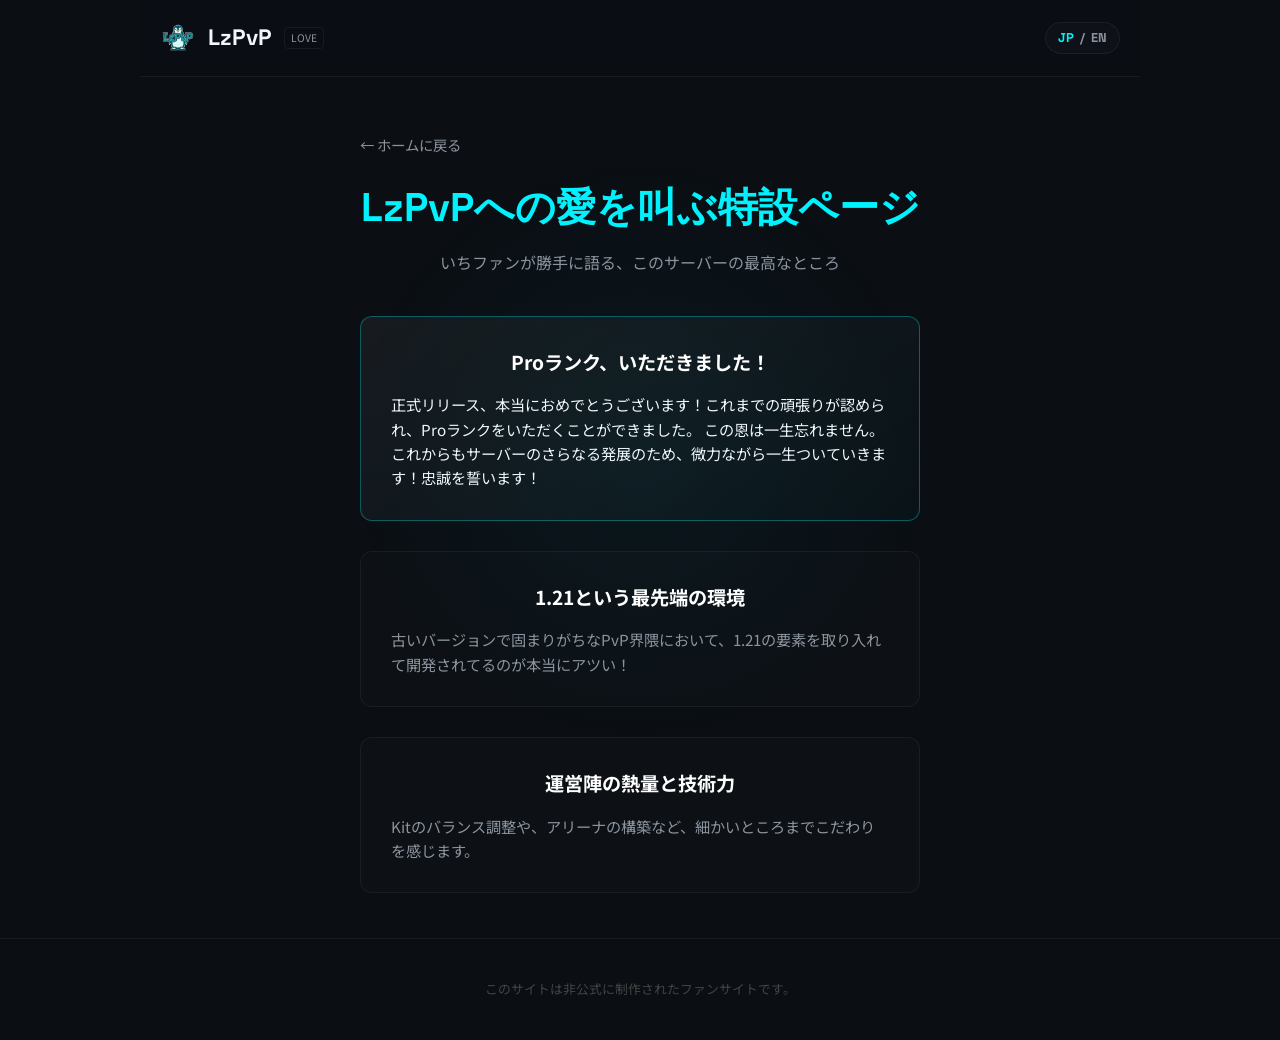
<file: love/index.html>
<!DOCTYPE html>
<html lang="ja">
<head>
    <meta charset="UTF-8">
    <meta name="viewport" content="width=device-width, initial-scale=1.0">
    <title>Special Fan Page | LzPvP</title>
    <link rel="icon" href="../LzPvP.png" type="image/png">
    <link rel="stylesheet" href="../style.css">
    <link href="https://fonts.googleapis.com/css2?family=Space+Grotesk:wght@500;700&family=Noto+Sans+JP:wght@400;700&display=swap" rel="stylesheet">
    <style>
        .back-link { display: inline-block; margin-bottom: 20px; color: var(--text-muted); text-decoration: none; font-size: 0.9rem; transition: 0.2s; }
        .back-link:hover { color: var(--primary); }
        .love-header { text-align: center; margin-bottom: 40px; }
        .love-header h1 { font-family: 'Space Grotesk', sans-serif; font-size: 2.5rem; margin-bottom: 10px; color: var(--primary); }
        
        .pro-card {
            border: 1px solid rgba(0, 255, 255, 0.3);
            background: linear-gradient(145deg, rgba(255,255,255,0.05), rgba(0,255,255,0.02));
        }
    </style>
</head>
<body>
    <div class="bg-glow"></div>

    <header>
        <div class="logo">
            <img src="../LzPvP.png" alt="" class="logo-img">
            <span>LzPvP</span>
            <small>LOVE</small>
        </div>
        <div class="header-right">
            <div class="lang-switcher">
                <span id="lang-jp" class="lang-btn active" onclick="switchLang('ja')">JP</span>
                <span class="lang-divider">/</span>
                <span id="lang-en" class="lang-btn" onclick="switchLang('en')">EN</span>
            </div>
        </div>
    </header>

    <main class="content-section" style="margin-top: 40px;">
        <a href="../" class="back-link">← ホームに戻る</a>
        
        <div class="love-header">
            <h1 data-i18n="head_t">LzPvPへの愛を叫ぶ特設ページ</h1>
            <p style="color: var(--text-muted);" data-i18n="head_d">いちファンが勝手に語る、このサーバーの最高なところ</p>
        </div>

        <div class="glass-card pro-card">
            <h2 data-i18n="pro_t">Proランク、いただきました！</h2>
            <p style="color: var(--text-main); font-size: 0.95rem; line-height: 1.6;" data-i18n="pro_d">
                正式リリース、本当におめでとうございます！これまでの頑張りが認められ、Proランクをいただくことができました。
                この恩は一生忘れません。これからもサーバーのさらなる発展のため、微力ながら一生ついていきます！忠誠を誓います！
            </p>
        </div>

        <div style="margin-top: 30px;">
            <div class="glass-card" style="margin-bottom: 30px;">
                <h2 data-i18n="sec1_t">1.21という最先端の環境</h2>
                <p style="color: var(--text-muted); font-size: 0.95rem;" data-i18n="sec1_d">
                    古いバージョンで固まりがちなPvP界隈において、1.21の要素を取り入れて開発されてるのが本当にアツい！
                </p>
            </div>

            <div class="glass-card">
                <h2 data-i18n="sec2_t">運営陣の熱量と技術力</h2>
                <p style="color: var(--text-muted); font-size: 0.95rem;" data-i18n="sec2_d">
                    Kitのバランス調整や、アリーナの構築など、細かいところまでこだわりを感じます。
                </p>
            </div>
        </div>
    </main>

    <footer>
        <p data-i18n="footer_text">このサイトは非公式に制作されたファンサイトです。</p>
    </footer>

    <script>
        const translations = {
            ja: {
                head_t: "LzPvPへの愛を叫ぶ特設ページ",
                head_d: "いちファンが勝手に語る、このサーバーの最高なところ",
                pro_t: "Proランク、いただきました！",
                pro_d: "正式リリース、本当におめでとうございます！これまでの頑張りが認められ、Proランクをいただくことができました。この恩は一生忘れません。これからもサーバーのさらなる発展のため、微力ながら一生ついていきます！忠誠を誓います！",
                sec1_t: "1.21という最先端の環境",
                sec1_d: "古いバージョンで固まりがちなPvP界隈において、1.21の要素を取り入れて開発されてるのが本当にアツい！",
                sec2_t: "運営陣の熱量と技術力",
                sec2_d: "Kitのバランス調整や、アリーナの構築など、細かいところまでこだわりを感じます。",
                footer_text: "このサイトは非公式に制作されたファンサイトです。"
            },
            en: {
                head_t: "Special Page to Scream Love for LzPvP",
                head_d: "Just a fan talking about the best parts of this server",
                pro_t: "I got the Pro rank!",
                pro_d: "Huge congratulations on the official release! My hard work was recognized, and I was given the Pro rank. I will never forget this kindness. For the further development of the server, I will follow you for life, even if my contribution is small! I swear my loyalty!",
                sec1_t: "State-of-the-art environment of 1.21",
                sec1_d: "In the PvP community where old versions tend to be fixed, it's really hot that it's being developed incorporating elements of 1.21!",
                sec2_t: "Enthusiasm and technical skill",
                sec2_d: "I feel attention to detail such as kit balance adjustment and arena construction.",
                footer_text: "This is an unofficial fan site."
            }
        };

        function switchLang(lang) {
            document.getElementById('lang-jp').classList.toggle('active', lang === 'ja');
            document.getElementById('lang-en').classList.toggle('active', lang === 'en');
            document.querySelectorAll('[data-i18n]').forEach(el => {
                const key = el.getAttribute('data-i18n');
                if (translations[lang][key]) el.innerHTML = translations[lang][key];
            });
        }
    </script>
</body>
</html>
</file>
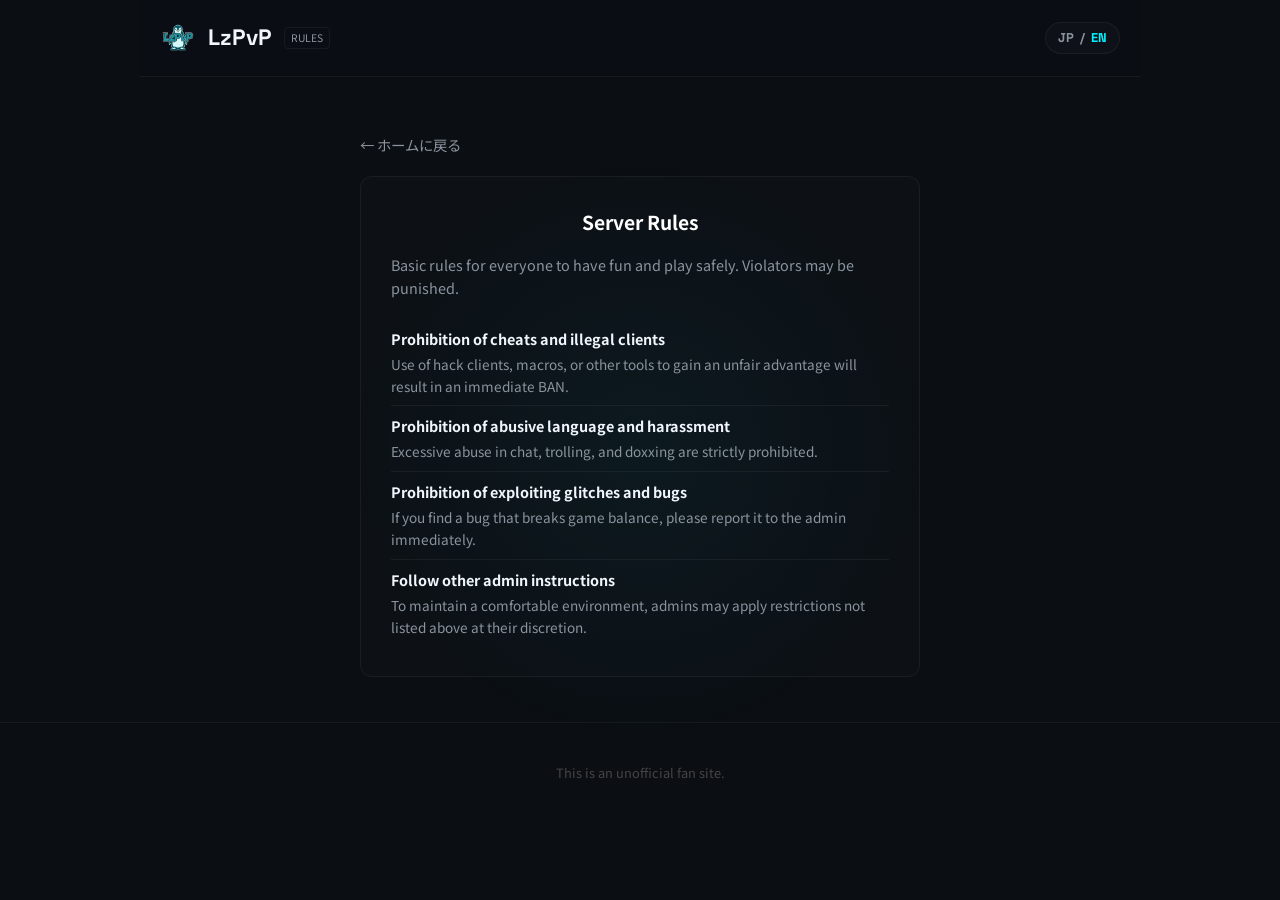
<file: rule/index.html>
<!DOCTYPE html>
<html lang="ja">
<head>
    <meta charset="UTF-8">
    <meta name="viewport" content="width=device-width, initial-scale=1.0">
    <title>Rules | LzPvP Fansite</title>
    <link rel="icon" href="../LzPvP.png" type="image/png">
    <link rel="stylesheet" href="../style.css">
    <link href="https://fonts.googleapis.com/css2?family=Space+Grotesk:wght@500;700&family=Noto+Sans+JP:wght@400;700&display=swap" rel="stylesheet">
    <style>
        .back-link { display: inline-block; margin-bottom: 20px; color: var(--text-muted); text-decoration: none; font-size: 0.9rem; transition: 0.2s; }
        .back-link:hover { color: var(--primary); }
    </style>
</head>
<body>
    <div class="bg-glow"></div>

    <header>
        <div class="logo">
            <img src="../LzPvP.png" alt="" class="logo-img">
            <span>LzPvP</span>
            <small>RULES</small>
        </div>
        <div class="header-right">
            <div class="lang-switcher">
                <span id="lang-jp" class="lang-btn active" onclick="switchLang('ja')">JP</span>
                <span class="lang-divider">/</span>
                <span id="lang-en" class="lang-btn" onclick="switchLang('en')">EN</span>
            </div>
        </div>
    </header>

    <main class="content-section" style="margin-top: 40px;">
        <a href="../" class="back-link">← ホームに戻る</a>
        
        <div class="glass-card">
            <h2 data-i18n="title">サーバーの掟 (Rules)</h2>
            <p style="color: var(--text-muted); font-size: 0.9rem; margin-bottom: 20px;" data-i18n="desc">
                皆が楽しく安全に遊ぶための基本ルールです。違反者は処罰対象になる可能性があります。
            </p>

            <ul class="styled-list">
                <li>
                    <strong style="color: var(--text-main);" data-i18n="r1_t">チート・不正クライアントの禁止</strong>
                    <p style="font-size: 0.85rem; margin-top: 4px;" data-i18n="r1_d">ハッククライアント、マクロ、その他不公平なアドバンテージを得るツールの使用は即BAN対象です。</p>
                </li>
                <li>
                    <strong style="color: var(--text-main);" data-i18n="r2_t">暴言・嫌がらせの禁止</strong>
                    <p style="font-size: 0.85rem; margin-top: 4px;" data-i18n="r2_d">チャットでの過度な暴言、煽り、個人情報の特定や晒し行為は絶対にNGです。</p>
                </li>
                <li>
                    <strong style="color: var(--text-main);" data-i18n="r3_t">グリッチ・バグの悪用禁止</strong>
                    <p style="font-size: 0.85rem; margin-top: 4px;" data-i18n="r3_d">ゲームバランスを崩すバグを発見した場合は、速やかに運営に報告してください。</p>
                </li>
                <li>
                    <strong style="color: var(--text-main);" data-i18n="r4_t">その他運営の指示に従うこと</strong>
                    <p style="font-size: 0.85rem; margin-top: 4px;" data-i18n="r4_d">快適なプレイ環境維持のため、上記にない場合でも運営の判断で制限を行うことがあります。</p>
                </li>
            </ul>
        </div>
    </main>

    <footer>
        <p data-i18n="footer_text">このサイトは非公式に制作されたファンサイトです。</p>
    </footer>

    <script>
        const translations = {
            ja: {
                title: "サーバーの掟 (Rules)",
                desc: "皆が楽しく安全に遊ぶための基本ルールです。違反者は処罰対象になる可能性があります。",
                r1_t: "チート・不正クライアントの禁止",
                r1_d: "ハッククライアント、マクロ、その他不公平なアドバンテージを得るツールの使用は即BAN対象です。",
                r2_t: "暴言・嫌がらせの禁止",
                r2_d: "チャットでの過度な暴言、煽り、個人情報の特定や晒し行為は絶対にNGです。",
                r3_t: "グリッチ・バグの悪用禁止",
                r3_d: "ゲームバランスを崩すバグを発見した場合は、速やかに運営に報告してください。",
                r4_t: "その他運営の指示に従うこと",
                r4_d: "快適なプレイ環境維持のため、上記にない場合でも運営の判断で制限を行うことがあります。",
                footer_text: "このサイトは非公式に制作されたファンサイトです。"
            },
            en: {
                title: "Server Rules",
                desc: "Basic rules for everyone to have fun and play safely. Violators may be punished.",
                r1_t: "Prohibition of cheats and illegal clients",
                r1_d: "Use of hack clients, macros, or other tools to gain an unfair advantage will result in an immediate BAN.",
                r2_t: "Prohibition of abusive language and harassment",
                r2_d: "Excessive abuse in chat, trolling, and doxxing are strictly prohibited.",
                r3_t: "Prohibition of exploiting glitches and bugs",
                r3_d: "If you find a bug that breaks game balance, please report it to the admin immediately.",
                r4_t: "Follow other admin instructions",
                r4_d: "To maintain a comfortable environment, admins may apply restrictions not listed above at their discretion.",
                footer_text: "This is an unofficial fan site."
            }
        };

        function switchLang(lang) {
            document.getElementById('lang-jp').classList.toggle('active', lang === 'ja');
            document.getElementById('lang-en').classList.toggle('active', lang === 'en');
            
            document.querySelectorAll('[data-i18n]').forEach(el => {
                const key = el.getAttribute('data-i18n');
                if (translations[lang][key]) el.innerHTML = translations[lang][key];
            });
        }

        document.addEventListener('DOMContentLoaded', () => {
            const userLang = navigator.language || navigator.userLanguage;
            switchLang(userLang.startsWith('ja') ? 'ja' : 'en');
        });
    </script>
</body>
</html>
</file>
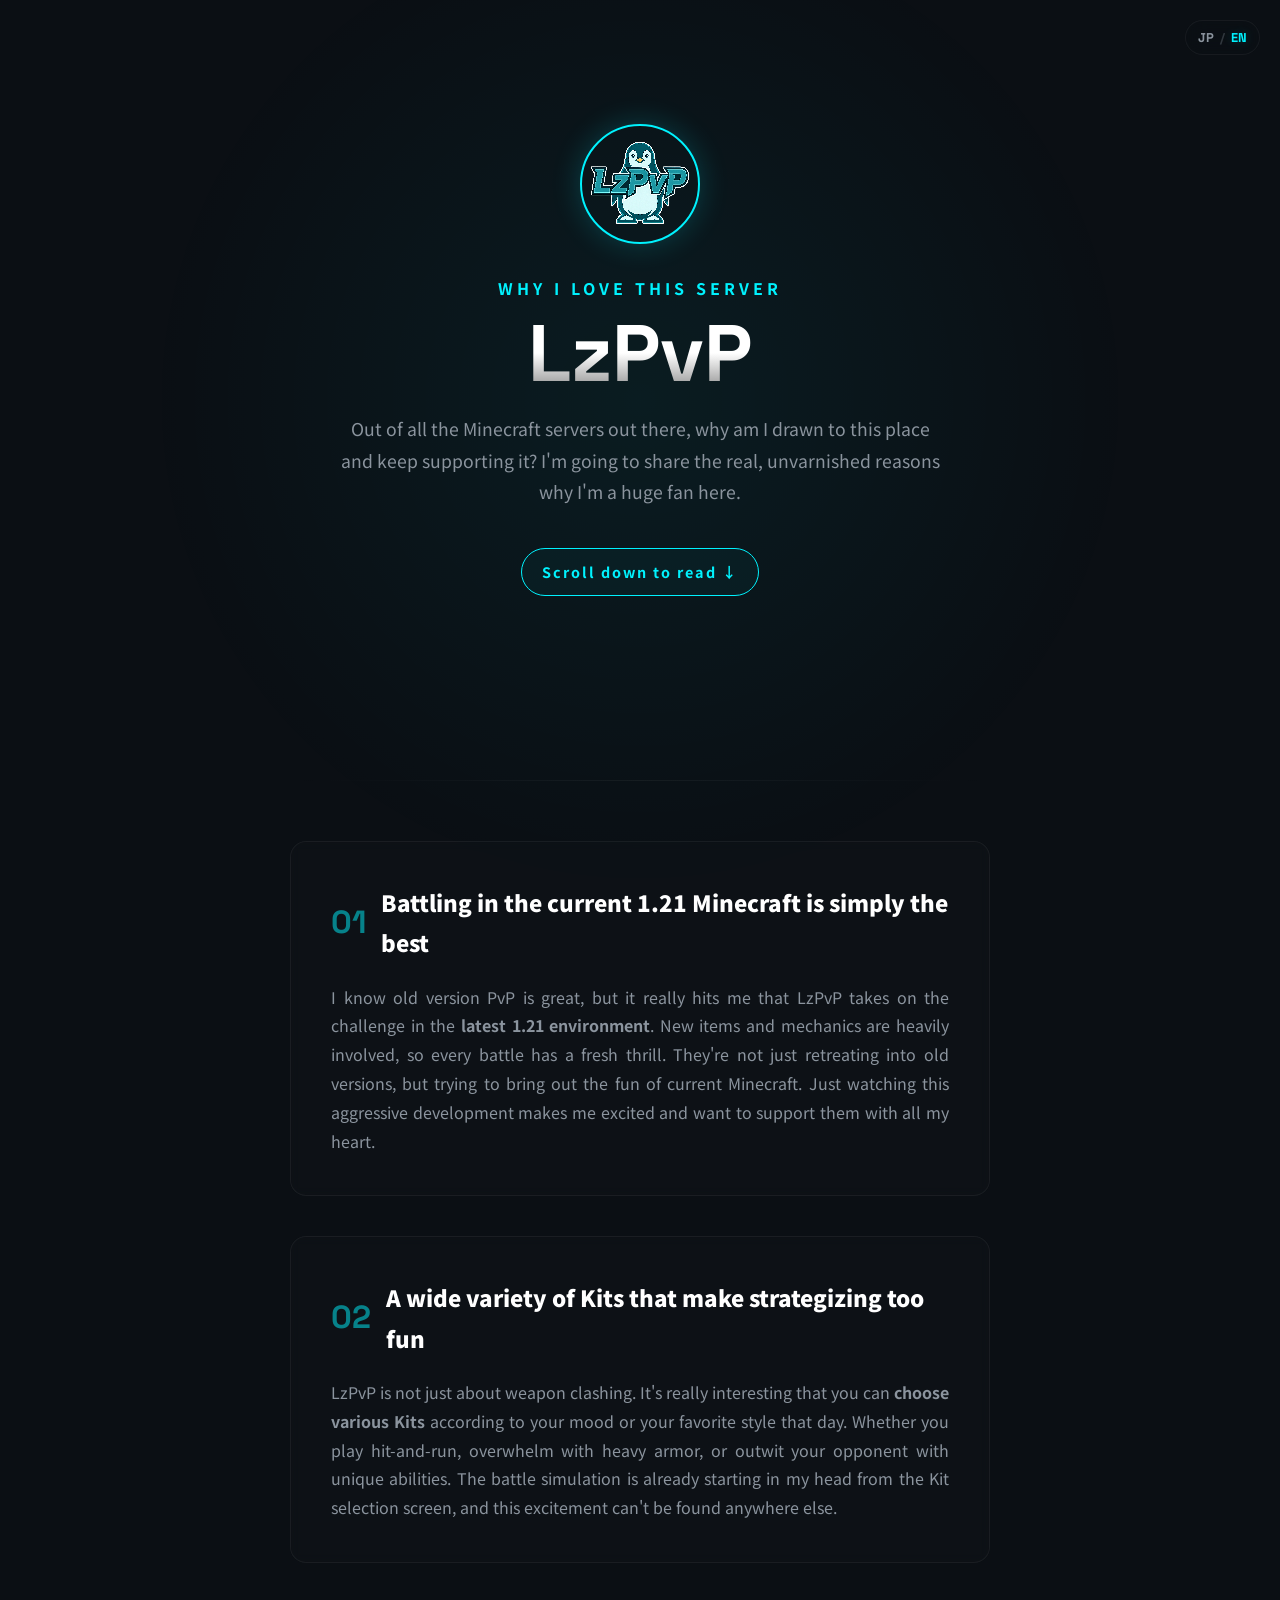
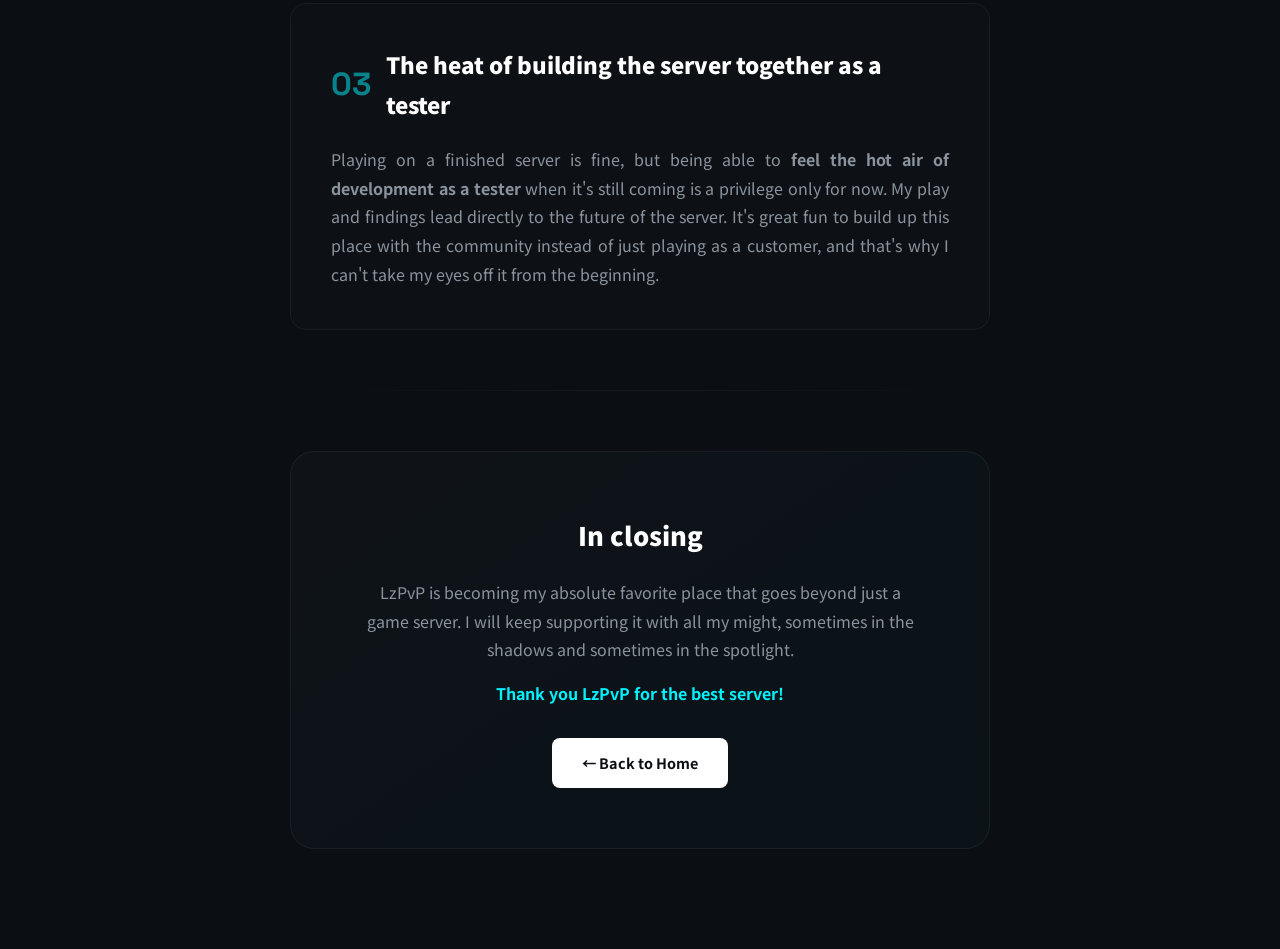
<file: love.html>
<!DOCTYPE html>
<html lang="ja">
<head>
    <meta charset="UTF-8">
    <meta name="viewport" content="width=device-width, initial-scale=1.0">
    <title>LzPvP | ガチ推し特設ページ</title>
    <link rel="icon" href="LzPvP.png" type="image/png">
    
    <link href="https://fonts.googleapis.com/css2?family=Space+Grotesk:wght@700;900&family=Noto+Sans+JP:wght@400;700;900&display=swap" rel="stylesheet">
    
    <style>
        :root {
            --bg-color: #0b0f14;
            --primary: #00f2fe;
            --primary-glow: rgba(0, 242, 254, 0.2);
            --text-main: #f0f6fc;
            --text-muted: #8b949e;
            --border: rgba(255, 255, 255, 0.05);
            --card-bg: rgba(255, 255, 255, 0.01);
        }

        * {
            box-sizing: border-box;
            margin: 0;
            padding: 0;
        }

        /* スムーズなスクロールを有効化 */
        html {
            scroll-behavior: smooth;
        }

        body {
            font-family: 'Noto Sans JP', sans-serif;
            background-color: var(--bg-color);
            color: var(--text-main);
            line-height: 1.8;
            display: flex;
            flex-direction: column;
            align-items: center;
            overflow-x: hidden;
            padding: 0 20px;
        }

        /* 背景の光彩 */
        .bg-glow {
            position: fixed;
            top: -100px;
            left: 50%;
            transform: translateX(-50%);
            width: 1000px;
            height: 1000px;
            background: radial-gradient(circle, rgba(0, 242, 254, 0.06) 0%, rgba(0, 0, 0, 0) 70%);
            z-index: -1;
            pointer-events: none;
        }

        /* 🌐 言語切り替えスイッチ（画面右上に固定） */
        .lang-switcher {
            position: fixed;
            top: 20px;
            right: 20px;
            font-family: 'Space Grotesk', sans-serif;
            font-size: 0.8rem;
            font-weight: 700;
            color: var(--text-muted);
            background: rgba(11, 15, 20, 0.8);
            backdrop-filter: blur(10px);
            padding: 5px 12px;
            border-radius: 20px;
            border: 1px solid var(--border);
            display: flex;
            gap: 6px;
            z-index: 100;
        }

        .lang-btn {
            cursor: pointer;
            transition: color 0.2s ease;
        }

        .lang-btn.active {
            color: var(--primary);
            text-shadow: 0 0 10px var(--primary-glow);
        }

        .lang-btn:hover:not(.active) {
            color: var(--text-main);
        }

        /* --- 1. ヘッダー / メインビジュアル --- */
        .hero-love {
            min-height: 80vh;
            display: flex;
            flex-direction: column;
            justify-content: center;
            align-items: center;
            text-align: center;
            width: 100%;
            max-width: 800px;
            padding: 60px 0;
        }

        .love-icon {
            width: 120px;
            height: 120px;
            border-radius: 50%;
            border: 2px solid var(--primary);
            box-shadow: 0 0 30px var(--primary-glow);
            margin-bottom: 30px;
            image-rendering: pixelated;
            transition: transform 0.3s ease;
        }
        
        .love-icon:hover {
            transform: scale(1.05);
        }

        .tagline {
            font-size: 1rem;
            color: var(--primary);
            letter-spacing: 4px;
            font-weight: 700;
            margin-bottom: 10px;
            text-transform: uppercase;
        }

        .server-title {
            font-family: 'Space Grotesk', sans-serif;
            font-size: 5rem;
            font-weight: 900;
            line-height: 1;
            margin-bottom: 20px;
            background: linear-gradient(to bottom, #fff 50%, #888 100%);
            -webkit-background-clip: text;
            -webkit-text-fill-color: transparent;
        }

        .intro-text {
            font-size: 1.1rem;
            color: var(--text-muted);
            max-width: 600px;
            margin-bottom: 40px;
        }

        .scroll-down {
            color: var(--primary);
            font-size: 0.9rem;
            font-weight: 700;
            letter-spacing: 2px;
            text-decoration: none;
            border: 1px solid var(--primary);
            padding: 10px 20px;
            border-radius: 30px;
            background: rgba(0, 242, 254, 0.03);
            transition: all 0.2s ease;
        }

        .scroll-down:hover {
            background: rgba(0, 242, 254, 0.1);
            box-shadow: 0 0 15px var(--primary-glow);
        }

        /* --- 2. コンテンツセクション --- */
        .content-container {
            width: 100%;
            max-width: 700px;
            padding-bottom: 100px;
        }

        .section-divider {
            height: 1px;
            background: linear-gradient(90deg, transparent, var(--border), transparent);
            margin: 60px 0;
        }

        /* ガチ推しポイントの各ブロック */
        .point-block {
            background: var(--card-bg);
            border: 1px solid var(--border);
            border-radius: 16px;
            padding: 40px;
            margin-bottom: 40px;
            backdrop-filter: blur(5px);
            transition: all 0.3s ease;
        }

        .point-block:hover {
            border-color: rgba(0, 242, 254, 0.2);
            background: rgba(255, 255, 255, 0.02);
            transform: translateY(-5px);
        }

        .point-header {
            display: flex;
            align-items: center;
            gap: 15px;
            margin-bottom: 20px;
        }

        .point-num {
            font-family: 'Space Grotesk', sans-serif;
            font-size: 2rem;
            font-weight: 900;
            color: var(--primary);
            opacity: 0.5;
        }

        .point-title {
            font-size: 1.4rem;
            font-weight: 900;
            color: #fff;
        }

        .point-text {
            font-size: 1rem;
            color: var(--text-muted);
            line-height: 1.8;
            text-align: justify;
        }

        /* --- 3. 締めくくりのセクション --- */
        .love-letter {
            text-align: center;
            padding: 60px 40px;
            background: linear-gradient(145deg, rgba(255, 255, 255, 0.02), rgba(0, 242, 254, 0.02));
            border: 1px solid var(--border);
            border-radius: 24px;
            margin-top: 20px;
        }

        .letter-title {
            font-size: 1.6rem;
            font-weight: 900;
            margin-bottom: 20px;
            color: #fff;
        }

        .letter-body {
            font-size: 1rem;
            color: var(--text-muted);
            max-width: 550px;
            margin: 0 auto 30px auto;
        }

        .back-home {
            display: inline-block;
            text-decoration: none;
            color: var(--text-main);
            font-size: 0.9rem;
            font-weight: 700;
            padding: 12px 30px;
            border-radius: 8px;
            background: #fff;
            color: var(--bg-color);
            transition: all 0.2s ease;
        }

        .back-home:hover {
            transform: translateY(-2px);
            box-shadow: 0 5px 15px rgba(255, 255, 255, 0.2);
        }

        /* レスポンシブ */
        @media (max-width: 768px) {
            .server-title { font-size: 3.5rem; }
            .point-block { padding: 30px; }
            .point-title { font-size: 1.2rem; }
        }
    </style>
</head>
<body>

    <div class="bg-glow"></div>

    <div class="lang-switcher">
        <span id="lang-jp" class="lang-btn active" onclick="switchLang('ja')">JP</span>
        <span style="opacity: 0.3;">/</span>
        <span id="lang-en" class="lang-btn" onclick="switchLang('en')">EN</span>
    </div>

    <header class="hero-love">
        <img src="LzPvP.png" alt="LzPvP Icon" class="love-icon">
        <p class="tagline" data-i18n="tagline">Why I Love This Server</p>
        <h1 class="server-title">LzPvP</h1>
        <p class="intro-text" data-i18n="intro_text">
            数あるマイクラサーバーの中でも、なんで自分がここに惹かれて応援し続けてるのか。
            飾った言葉じゃ伝えきれない、リアルな「ガチ推し」の理由をここにブチまけます。
        </p>
        <a href="#content" class="scroll-down" data-i18n="scroll_btn">スクロールして読む ↓</a>
    </header>

    <div class="content-container" id="content">
        
        <div class="section-divider"></div>

        <div class="point-block">
            <div class="point-header">
                <span class="point-num">01</span>
                <h2 class="point-title" data-i18n="title_1">1.21っていう「今」のマイクラで戦えるのが最高</h2>
            </div>
            <div class="point-text" data-i18n="text_1">
                昔のバージョンのPvPが良いのはもちろん分かってるけど、LzPvPがあえて**1.21の最新環境**で勝負してるところが本当に刺さるんだよね。新しいアイテムとか仕様がガンガン絡んでくるから、毎回「そう来るか！」って新鮮なスリルがあって全然飽きない。古いバージョンだけに引きこもらないで、今のマイクラの面白さをトコトン引き出そうとしてる。この攻めの開発姿勢を見てるだけで、こっちまでワクワクしてくるし、全力で応援したくなるんだわ。
            </div>
        </div>

        <div class="point-block">
            <div class="point-header">
                <span class="point-num">02</span>
                <h2 class="point-title" data-i18n="title_2">戦略を考えるのが楽しすぎる多彩なKit</h2>
            </div>
            <div class="point-text" data-i18n="text_2">
                ただの武器の殴り合いで終わらないのがLzPvP。その日の気分とか自分の得意なスタイルに合わせて**いろんなKitを選べる**のがマジで面白い。ヒット＆アウェイで翻弄するか、ゴリゴリの重装備で圧倒するか、それとも一癖ある能力で相手の裏をかくか。Kitを選ぶ画面の時点から、もう頭の中でバトルのシミュレーションが始まってて、このワクワク感は他じゃなかなか味わえないね。
            </div>
        </div>

        <div class="point-block">
            <div class="point-header">
                <span class="point-num">03</span>
                <h2 class="point-title" data-i18n="title_3">テスターとして一緒にサーバーを作っていける熱量</h2>
            </div>
            <div class="point-text" data-i18n="text_3">
                出来上がったサーバーで遊ぶのもいいけど、まだこれからって時に**テスターとして開発の熱い空気に触れられる**のは今だけの特権。自分のプレイとか気づいたことが、そのままサーバーの未来に繋がっていく。ただの「客」として遊ぶだけじゃなくて、コミュニティのみんなと一緒にこの場所を盛り上げていける感じが最高に楽しいし、だからこそ初期からずっと目が離せないんだよね。
            </div>
        </div>

        <div class="section-divider"></div>

        <div class="love-letter">
            <h2 class="letter-title" data-i18n="closing_title">おわりに</h2>
            <div class="letter-body">
                <p data-i18n="closing_p1">LzPvPは、ただのゲームサーバーっていう枠を超えて、自分にとって最高にワクワクする「居場所」になりつつあります。これからもこの熱量を絶やすことなく、影ながら、そして時には全力で応援し続けたいと思います。</p>
                <p style="margin-top: 15px; font-weight: 700; color: var(--primary);" data-i18n="closing_p2">LzPvP、最高のサーバーをありがとう！</p>
            </div>
            <a href="index.html" class="back-home" data-i18n="back_btn">← ホームサイトに戻る</a>
        </div>

    </div>

    <script>
        const translations = {
            ja: {
                tagline: "Why I Love This Server",
                intro_text: "数あるマイクラサーバーの中でも、なんで自分がここに惹かれて応援し続けてるのか。飾った言葉じゃ伝えきれない、リアルな「ガチ推し」の理由をここにブチまけます。",
                scroll_btn: "スクロールして読む ↓",
                title_1: "1.21っていう「今」のマイクラで戦えるのが最高",
                text_1: "昔のバージョンのPvPが良いのはもちろん分かってるけど、LzPvPがあえて<strong>1.21の最新環境</strong>で勝負してるところが本当に刺さるんだよね。新しいアイテムとか仕様がガンガン絡んでくるから、毎回「そう来るか！」って新鮮なスリルがあって全然飽きない。古いバージョンだけに引きこもらないで、今のマイクラの面白さをトコトン引き出そうとしてる。この攻めの開発姿勢を見てるだけで、こっちまでワクワクしてくるし、全力で応援したくなるんだわ。",
                title_2: "戦略を考えるのが楽しすぎる多彩なKit",
                text_2: "ただの武器の殴り合いで終わらないのがLzPvP。その日の気分とか自分の得意なスタイルに合わせて<strong>いろんなKitを選べる</strong>のがマジで面白い。ヒット＆アウェイで翻弄するか、ゴリゴリの重装備で圧倒するか、それとも一癖ある能力で相手の裏をかくか。Kitを選ぶ画面の時点から、もう頭の中でバトルのシミュレーションが始まってて、このワクワク感は他じゃなかなか味わえないね。",
                title_3: "テスターとして一緒にサーバーを作っていける熱量",
                text_3: "出来上がったサーバーで遊ぶのもいいけど、まだこれからって時に<strong>テスターとして開発の熱い空気に触れられる</strong>のは今だけの特権。自分のプレイとか気づいたことが、そのままサーバーの未来に繋がっていく。ただの「客」として遊ぶだけじゃなくて、コミュニティのみんなと一緒にこの場所を盛り上げていける感じが最高に楽しいし、だからこそ初期からずっと目が離せないんだよね。",
                closing_title: "おわりに",
                closing_p1: "LzPvPは、ただのゲームサーバーっていう枠を超えて、自分にとって最高にワクワクする「居場所」になりつつあります。これからもこの熱量を絶やすことなく、影ながら、そして時には全力で応援し続けたいと思います。",
                closing_p2: "LzPvP、最高のサーバーをありがとう！",
                back_btn: "← ホームサイトに戻る"
            },
            en: {
                tagline: "Why I Love This Server",
                intro_text: "Out of all the Minecraft servers out there, why am I drawn to this place and keep supporting it? I'm going to share the real, unvarnished reasons why I'm a huge fan here.",
                scroll_btn: "Scroll down to read ↓",
                title_1: "Battling in the current 1.21 Minecraft is simply the best",
                text_1: "I know old version PvP is great, but it really hits me that LzPvP takes on the challenge in the <strong>latest 1.21 environment</strong>. New items and mechanics are heavily involved, so every battle has a fresh thrill. They're not just retreating into old versions, but trying to bring out the fun of current Minecraft. Just watching this aggressive development makes me excited and want to support them with all my heart.",
                title_2: "A wide variety of Kits that make strategizing too fun",
                text_2: "LzPvP is not just about weapon clashing. It's really interesting that you can <strong>choose various Kits</strong> according to your mood or your favorite style that day. Whether you play hit-and-run, overwhelm with heavy armor, or outwit your opponent with unique abilities. The battle simulation is already starting in my head from the Kit selection screen, and this excitement can't be found anywhere else.",
                title_3: "The heat of building the server together as a tester",
                text_3: "Playing on a finished server is fine, but being able to <strong>feel the hot air of development as a tester</strong> when it's still coming is a privilege only for now. My play and findings lead directly to the future of the server. It's great fun to build up this place with the community instead of just playing as a customer, and that's why I can't take my eyes off it from the beginning.",
                closing_title: "In closing",
                closing_p1: "LzPvP is becoming my absolute favorite place that goes beyond just a game server. I will keep supporting it with all my might, sometimes in the shadows and sometimes in the spotlight.",
                closing_p2: "Thank you LzPvP for the best server!",
                back_btn: "← Back to Home"
            }
        };

        function switchLang(lang) {
            // ボタンのアクティブ表示切り替え
            document.getElementById('lang-jp').classList.toggle('active', lang === 'ja');
            document.getElementById('lang-en').classList.toggle('active', lang === 'en');
            
            // 属性「data-i18n」がついた要素を全取得して中身を書き換える
            const elements = document.querySelectorAll('[data-i18n]');
            elements.forEach(el => {
                const key = el.getAttribute('data-i18n');
                if (translations[lang][key]) {
                    el.innerHTML = translations[lang][key];
                }
            });
        }

        // ページ読み込み時にブラウザの言語をチェック
        document.addEventListener('DOMContentLoaded', () => {
            const userLang = navigator.language || navigator.userLanguage;
            if (!userLang.startsWith('ja')) {
                switchLang('en');
            } else {
                switchLang('ja');
            }
        });
    </script>
</body>
</html>
</file>
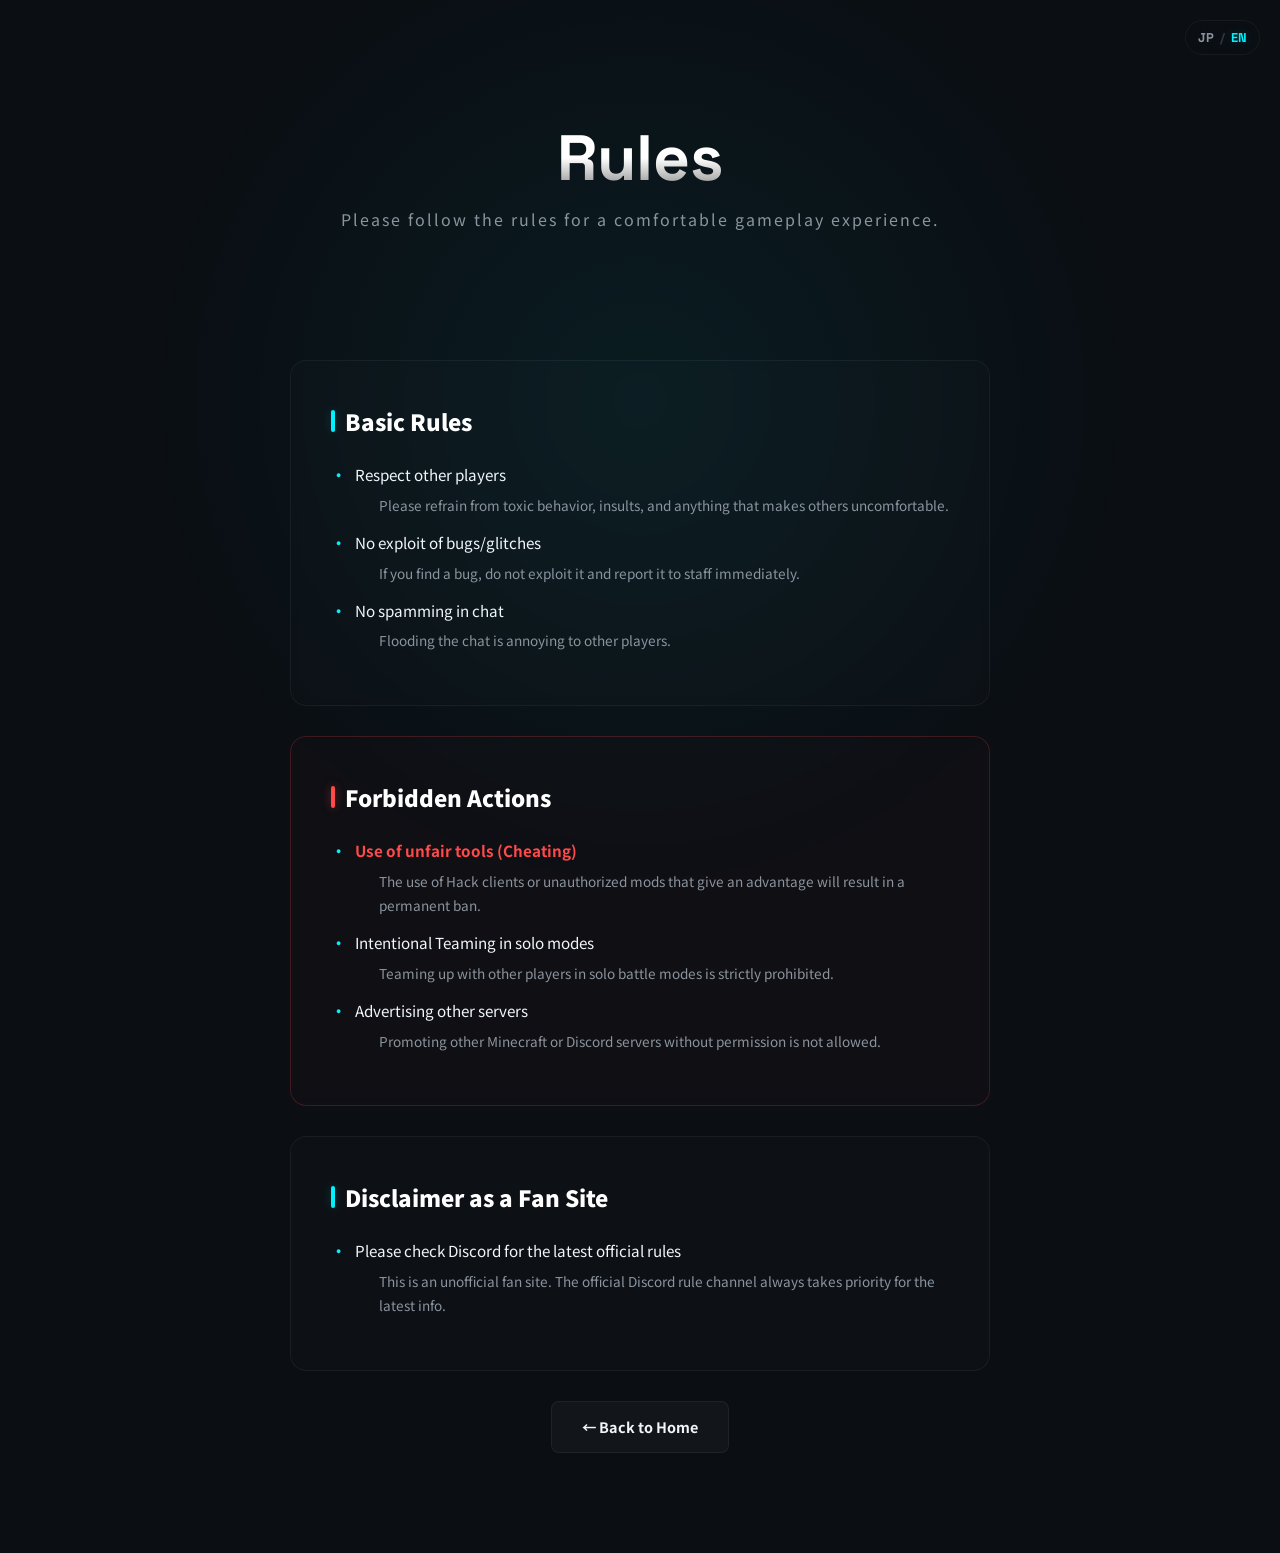
<file: rule.html>
<!DOCTYPE html>
<html lang="ja">
<head>
    <meta charset="UTF-8">
    <meta name="viewport" content="width=device-width, initial-scale=1.0">
    <title>LzPvP | Rules</title>
    <link rel="icon" href="LzPvP.png" type="image/png">
    
    <link href="https://fonts.googleapis.com/css2?family=Space+Grotesk:wght@700;900&family=Noto+Sans+JP:wght@400;700;900&display=swap" rel="stylesheet">
    
    <style>
        :root {
            --bg-color: #0b0f14;
            --primary: #00f2fe;
            --primary-glow: rgba(0, 242, 254, 0.2);
            --text-main: #f0f6fc;
            --text-muted: #8b949e;
            --border: rgba(255, 255, 255, 0.05);
            --card-bg: rgba(255, 255, 255, 0.01);
            --warning: #ff4a4a;
        }

        * {
            box-sizing: border-box;
            margin: 0;
            padding: 0;
        }

        body {
            font-family: 'Noto Sans JP', sans-serif;
            background-color: var(--bg-color);
            color: var(--text-main);
            line-height: 1.8;
            display: flex;
            flex-direction: column;
            align-items: center;
            overflow-x: hidden;
            padding: 0 20px;
        }

        /* 背景の光彩 */
        .bg-glow {
            position: fixed;
            top: -100px;
            left: 50%;
            transform: translateX(-50%);
            width: 1000px;
            height: 1000px;
            background: radial-gradient(circle, rgba(0, 242, 254, 0.06) 0%, rgba(0, 0, 0, 0) 70%);
            z-index: -1;
            pointer-events: none;
        }

        /* 🌐 言語切り替えスイッチ（画面右上に固定） */
        .lang-switcher {
            position: fixed;
            top: 20px;
            right: 20px;
            font-family: 'Space Grotesk', sans-serif;
            font-size: 0.8rem;
            font-weight: 700;
            color: var(--text-muted);
            background: rgba(11, 15, 20, 0.8);
            backdrop-filter: blur(10px);
            padding: 5px 12px;
            border-radius: 20px;
            border: 1px solid var(--border);
            display: flex;
            gap: 6px;
            z-index: 100;
        }

        .lang-btn {
            cursor: pointer;
            transition: color 0.2s ease;
        }

        .lang-btn.active {
            color: var(--primary);
            text-shadow: 0 0 10px var(--primary-glow);
        }

        .lang-btn:hover:not(.active) {
            color: var(--text-main);
        }

        /* --- ヘッダー --- */
        header {
            min-height: 40vh;
            display: flex;
            flex-direction: column;
            justify-content: center;
            align-items: center;
            text-align: center;
            width: 100%;
            max-width: 800px;
            padding: 60px 0;
        }

        .rule-title {
            font-family: 'Space Grotesk', sans-serif;
            font-size: 4rem;
            font-weight: 900;
            line-height: 1;
            margin-bottom: 15px;
            background: linear-gradient(to bottom, #fff 50%, #888 100%);
            -webkit-background-clip: text;
            -webkit-text-fill-color: transparent;
        }

        .rule-subtitle {
            font-size: 1rem;
            color: var(--text-muted);
            letter-spacing: 2px;
        }

        /* --- コンテンツセクション --- */
        .content-container {
            width: 100%;
            max-width: 700px;
            padding-bottom: 100px;
        }

        /* ルールカード */
        .rule-card {
            background: var(--card-bg);
            border: 1px solid var(--border);
            border-radius: 16px;
            padding: 40px;
            margin-bottom: 30px;
            backdrop-filter: blur(5px);
            transition: all 0.3s ease;
        }

        .rule-card:hover {
            border-color: rgba(255, 255, 255, 0.1);
            background: rgba(255, 255, 255, 0.02);
        }

        .rule-card h2 {
            font-size: 1.4rem;
            font-weight: 900;
            color: #fff;
            margin-bottom: 20px;
            display: flex;
            align-items: center;
            gap: 10px;
        }

        .rule-card h2::before {
            content: '';
            display: inline-block;
            width: 4px;
            height: 1.4rem;
            background: var(--primary);
            border-radius: 2px;
            box-shadow: 0 0 10px var(--primary-glow);
        }

        .rule-list {
            list-style: none;
        }

        .rule-list li {
            position: relative;
            padding-left: 24px;
            margin-bottom: 12px;
            color: var(--text-main);
            font-size: 0.95rem;
        }

        .rule-list li::before {
            content: '・';
            position: absolute;
            left: 0;
            color: var(--primary);
            font-weight: bold;
        }

        .rule-desc {
            font-size: 0.85rem;
            color: var(--text-muted);
            margin-top: 4px;
            padding-left: 24px;
            display: block;
        }

        /* 警告カード（チート禁止用） */
        .warning-card {
            border-color: rgba(255, 74, 74, 0.2);
            background: rgba(255, 74, 74, 0.02);
        }

        .warning-card h2::before {
            background: var(--warning);
            box-shadow: 0 0 10px rgba(255, 74, 74, 0.4);
        }

        /* --- フッター --- */
        .footer-action {
            text-align: center;
            margin-top: 20px;
        }

        .back-home {
            display: inline-block;
            text-decoration: none;
            color: var(--text-main);
            font-size: 0.9rem;
            font-weight: 700;
            padding: 12px 30px;
            border-radius: 8px;
            background: rgba(255, 255, 255, 0.03);
            border: 1px solid var(--border);
            transition: all 0.2s ease;
        }

        .back-home:hover {
            background: rgba(255, 255, 255, 0.06);
            border-color: var(--text-muted);
            transform: translateY(-2px);
        }

        /* レスポンシブ */
        @media (max-width: 768px) {
            .rule-title { font-size: 3rem; }
            .rule-card { padding: 30px; }
        }
    </style>
</head>
<body>

    <div class="bg-glow"></div>

    <div class="lang-switcher">
        <span id="lang-jp" class="lang-btn active" onclick="switchLang('ja')">JP</span>
        <span style="opacity: 0.3;">/</span>
        <span id="lang-en" class="lang-btn" onclick="switchLang('en')">EN</span>
    </div>

    <header>
        <h1 class="rule-title">Rules</h1>
        <p class="rule-subtitle" data-i18n="subtitle">快適なプレイのためにルールを守りましょう</p>
    </header>

    <div class="content-container">

        <div class="rule-card">
            <h2 data-i18n="title_basic">基本ルール</h2>
            <ul class="rule-list">
                <li>
                    <span data-i18n="basic_1">他プレイヤーへのリスペクトを忘れずに</span>
                    <span class="rule-desc" data-i18n="basic_1_desc">煽りや暴言など、相手を不快にさせる行為は控えましょう。</span>
                </li>
                <li>
                    <span data-i18n="basic_2">不具合の悪用禁止</span>
                    <span class="rule-desc" data-i18n="basic_2_desc">バグを見つけた場合は、悪用せず速やかに運営へ報告してください。</span>
                </li>
                <li>
                    <span data-i18n="basic_3">チャットの連投やスパムの禁止</span>
                    <span class="rule-desc" data-i18n="basic_3_desc">チャット欄を荒らす行為は他のプレイヤーの迷惑になります。</span>
                </li>
            </ul>
        </div>

        <div class="rule-card warning-card">
            <h2 data-i18n="title_forbidden">絶対禁止事項</h2>
            <ul class="rule-list">
                <li>
                    <span data-i18n="forbid_1" style="color: var(--warning); font-weight: bold;">不正ツールの使用（チート行為）</span>
                    <span class="rule-desc" data-i18n="forbid_1_desc">Hackクライアントや、ゲームを有利に進める非公式MODの使用は永久BANの対象です。</span>
                </li>
                <li>
                    <span data-i18n="forbid_2">意図的なチーミング（ソロ戦など）</span>
                    <span class="rule-desc" data-i18n="forbid_2_desc">個人戦の対戦モードにおいて、他プレイヤーと共謀して戦うことは禁止です。</span>
                </li>
                <li>
                    <span data-i18n="forbid_3">他サーバーの宣伝行為</span>
                    <span class="rule-desc" data-i18n="forbid_3_desc">無許可で他のマイクラサーバーやDiscordサーバーの宣伝を行うこと。</span>
                </li>
            </ul>
        </div>

        <div class="rule-card">
            <h2 data-i18n="title_disclaimer">ファンサイトとしての免責事項</h2>
            <ul class="rule-list">
                <li>
                    <span data-i18n="disclaimer_1">最新の公式ルールはDiscordをご確認ください</span>
                    <span class="rule-desc" data-i18n="disclaimer_1_desc">当サイトは非公式ファンサイトです。最新情報や詳細な罰則規定は公式Discordのルールチャンネルが優先されます。</span>
                </li>
            </ul>
        </div>

        <div class="footer-action">
            <a href="index.html" class="back-home" data-i18n="back_btn">← ホームサイトに戻る</a>
        </div>

    </div>

    <script>
        const translations = {
            ja: {
                subtitle: "快適なプレイのためにルールを守りましょう",
                title_basic: "基本ルール",
                basic_1: "他プレイヤーへのリスペクトを忘れずに",
                basic_1_desc: "煽りや暴言など、相手を不快にさせる行為は控えましょう。",
                basic_2: "不具合の悪用禁止",
                basic_2_desc: "バグを見つけた場合は、悪用せず速やかに運営へ報告してください。",
                basic_3: "チャットの連投やスパムの禁止",
                basic_3_desc: "チャット欄を荒らす行為は他のプレイヤーの迷惑になります。",
                title_forbidden: "絶対禁止事項",
                forbid_1: "不正ツールの使用（チート行為）",
                forbid_1_desc: "Hackクライアントや、ゲームを有利に進める非公式MODの使用は永久BANの対象です。",
                forbid_2: "意図的なチーミング（ソロ戦など）",
                forbid_2_desc: "個人戦の対戦モードにおいて、他プレイヤーと共謀して戦うことは禁止です。",
                forbid_3: "他サーバーの宣伝行為",
                forbid_3_desc: "無許可で他のマイクラサーバーやDiscordサーバーの宣伝を行うこと。",
                title_disclaimer: "ファンサイトとしての免責事項",
                disclaimer_1: "最新の公式ルールはDiscordをご確認ください",
                disclaimer_1_desc: "当サイトは非公式ファンサイトです。最新情報や詳細な罰則規定は公式Discordのルールチャンネルが優先されます。",
                back_btn: "← ホームサイトに戻る"
            },
            en: {
                subtitle: "Please follow the rules for a comfortable gameplay experience.",
                title_basic: "Basic Rules",
                basic_1: "Respect other players",
                basic_1_desc: "Please refrain from toxic behavior, insults, and anything that makes others uncomfortable.",
                basic_2: "No exploit of bugs/glitches",
                basic_2_desc: "If you find a bug, do not exploit it and report it to staff immediately.",
                basic_3: "No spamming in chat",
                basic_3_desc: "Flooding the chat is annoying to other players.",
                title_forbidden: "Forbidden Actions",
                forbid_1: "Use of unfair tools (Cheating)",
                forbid_1_desc: "The use of Hack clients or unauthorized mods that give an advantage will result in a permanent ban.",
                forbid_2: "Intentional Teaming in solo modes",
                forbid_2_desc: "Teaming up with other players in solo battle modes is strictly prohibited.",
                forbid_3: "Advertising other servers",
                forbid_3_desc: "Promoting other Minecraft or Discord servers without permission is not allowed.",
                title_disclaimer: "Disclaimer as a Fan Site",
                disclaimer_1: "Please check Discord for the latest official rules",
                disclaimer_1_desc: "This is an unofficial fan site. The official Discord rule channel always takes priority for the latest info.",
                back_btn: "← Back to Home"
            }
        };

        function switchLang(lang) {
            document.getElementById('lang-jp').classList.toggle('active', lang === 'ja');
            document.getElementById('lang-en').classList.toggle('active', lang === 'en');
            
            const elements = document.querySelectorAll('[data-i18n]');
            elements.forEach(el => {
                const key = el.getAttribute('data-i18n');
                if (translations[lang][key]) {
                    el.innerHTML = translations[lang][key];
                }
            });
        }

        document.addEventListener('DOMContentLoaded', () => {
            const userLang = navigator.language || navigator.userLanguage;
            if (!userLang.startsWith('ja')) {
                switchLang('en');
            } else {
                switchLang('ja');
            }
        });
    </script>
</body>
</html>
</file>
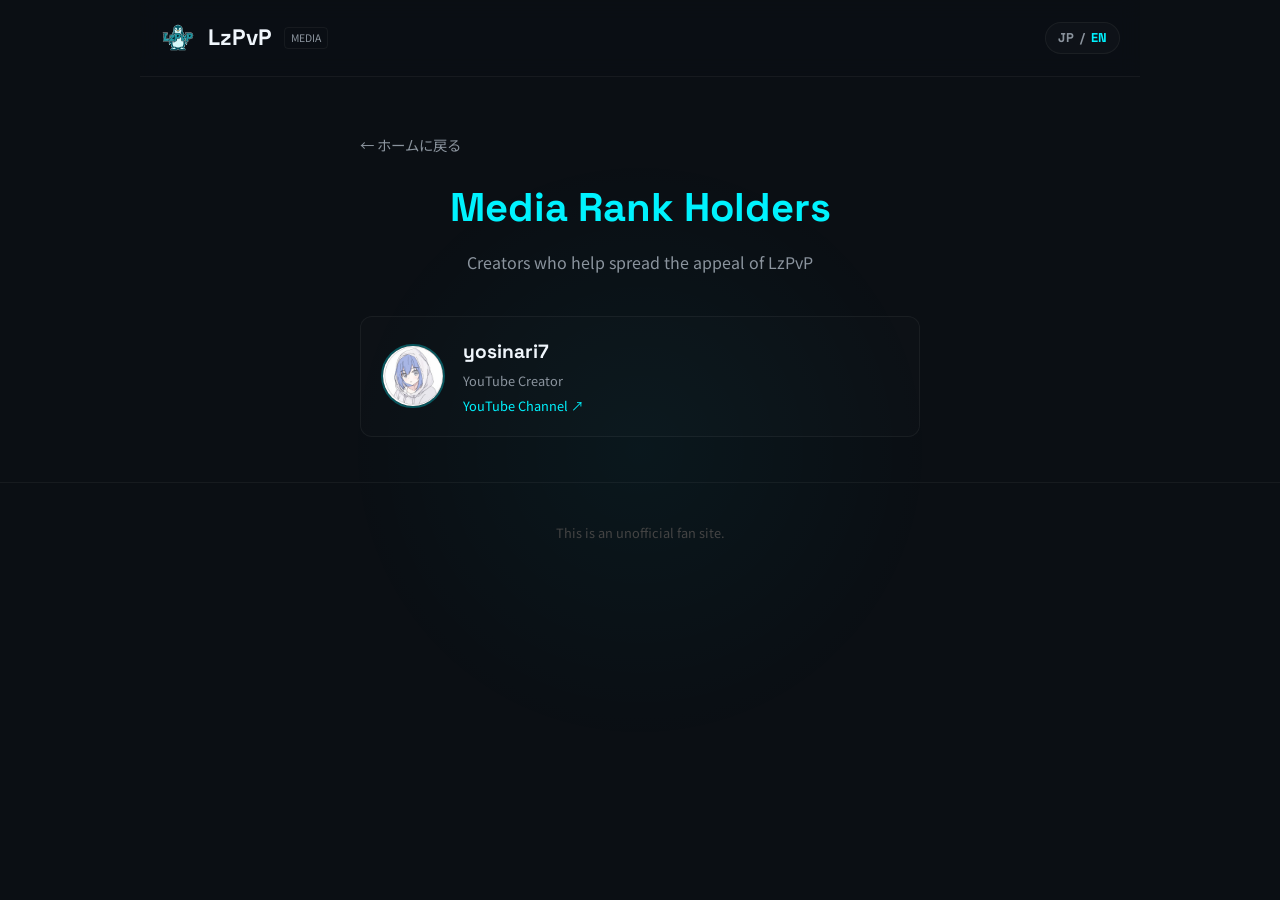
<file: media/media.html>
<!DOCTYPE html>
<html lang="ja">
<head>
    <meta charset="UTF-8">
    <meta name="viewport" content="width=device-width, initial-scale=1.0">
    <title>Media Rank | LzPvP Fansite</title>
    <link rel="icon" href="../LzPvP.png" type="image/png">
    <link rel="stylesheet" href="../style.css">
    <link href="https://fonts.googleapis.com/css2?family=Space+Grotesk:wght@500;700&family=Noto+Sans+JP:wght@400;700&display=swap" rel="stylesheet">
    <style>
        .back-link { display: inline-block; margin-bottom: 20px; color: var(--text-muted); text-decoration: none; font-size: 0.9rem; transition: 0.2s; }
        .back-link:hover { color: var(--primary); }
        .media-header { text-align: center; margin-bottom: 40px; }
        .media-header h1 { font-family: 'Space Grotesk', sans-serif; font-size: 2.5rem; margin-bottom: 10px; color: var(--primary); }
        .media-list { display: flex; flex-direction: column; gap: 15px; }
        .media-card {
            background: rgba(255, 255, 255, 0.01);
            border: 1px solid var(--border);
            border-radius: 12px;
            padding: 20px;
            display: flex;
            align-items: center;
            gap: 18px;
            text-decoration: none;
            transition: all 0.2s ease;
        }
        .media-card:hover {
            border-color: var(--primary);
            background: rgba(0, 242, 254, 0.03);
            transform: translateY(-2px);
        }
        .media-icon {
            width: 64px;
            height: 64px;
            border-radius: 50%;
            object-fit: cover;
            border: 2px solid rgba(0, 242, 254, 0.3);
            flex-shrink: 0;
        }
        .media-info { display: flex; flex-direction: column; gap: 4px; }
        .media-name { font-family: 'Space Grotesk', sans-serif; font-size: 1.2rem; font-weight: 700; color: var(--text-main); }
        .media-sub { font-size: 0.8rem; color: var(--text-muted); }
        .media-youtube { font-size: 0.8rem; color: var(--primary); }
    </style>
</head>
<body>
    <div class="bg-glow"></div>

    <header>
        <div class="logo">
            <img src="../LzPvP.png" alt="" class="logo-img">
            <span>LzPvP</span>
            <small>MEDIA</small>
        </div>
        <div class="header-right">
            <div class="lang-switcher">
                <span id="lang-jp" class="lang-btn active" onclick="switchLang('ja')">JP</span>
                <span class="lang-divider">/</span>
                <span id="lang-en" class="lang-btn" onclick="switchLang('en')">EN</span>
            </div>
        </div>
    </header>

    <main class="content-section" style="margin-top: 40px;">
        <a href="../" class="back-link">← ホームに戻る</a>

        <div class="media-header">
            <h1 data-i18n="head_t">Media Rank 保持者</h1>
            <p style="color: var(--text-muted);" data-i18n="head_d">LzPvPの魅力を広めてくれているクリエイターたち</p>
        </div>

        <div class="media-list" id="media-list"></div>
    </main>

    <footer>
        <p data-i18n="footer_text">このサイトは非公式に制作されたファンサイトです。</p>
    </footer>

    <script>
        const mediaHolders = [
            {
                name: "yosinari7",
                icon: "media_yosinari7.png",
                youtube: "https://www.youtube.com/@yosinari7-1v",
                subJa: "YouTube クリエイター",
                subEn: "YouTube Creator"
            }
        ];

        const translations = {
            ja: {
                head_t: "Media Rank 保持者",
                head_d: "LzPvPの魅力を広めてくれているクリエイターたち",
                footer_text: "このサイトは非公式に制作されたファンサイトです。",
                youtube_label: "YouTube チャンネル"
            },
            en: {
                head_t: "Media Rank Holders",
                head_d: "Creators who help spread the appeal of LzPvP",
                footer_text: "This is an unofficial fan site.",
                youtube_label: "YouTube Channel"
            }
        };

        function renderHolders(lang) {
            const list = document.getElementById('media-list');
            list.innerHTML = mediaHolders.map(h => `
                <a href="${h.youtube}" class="media-card" target="_blank" rel="noopener noreferrer">
                    <img src="${h.icon}" alt="${h.name}" class="media-icon">
                    <div class="media-info">
                        <span class="media-name">${h.name}</span>
                        <span class="media-sub">${lang === 'ja' ? h.subJa : h.subEn}</span>
                        <span class="media-youtube">${translations[lang].youtube_label} ↗</span>
                    </div>
                </a>
            `).join('');
        }

        function switchLang(lang) {
            document.getElementById('lang-jp').classList.toggle('active', lang === 'ja');
            document.getElementById('lang-en').classList.toggle('active', lang === 'en');
            document.querySelectorAll('[data-i18n]').forEach(el => {
                const key = el.getAttribute('data-i18n');
                if (translations[lang][key]) el.innerHTML = translations[lang][key];
            });
            renderHolders(lang);
        }

        document.addEventListener('DOMContentLoaded', () => {
            const userLang = navigator.language || navigator.userLanguage;
            switchLang(userLang.startsWith('ja') ? 'ja' : 'en');
        });
    </script>
</body>
</html>
</file>
<file: style.css>
:root {
    --bg-color: #0b0f14;
    --primary: #00f2fe;
    --primary-glow: rgba(0, 242, 254, 0.2);
    --text-main: #f0f6fc;
    --text-muted: #8b949e;
    --border: rgba(255, 255, 255, 0.05);
}

* {
    box-sizing: border-box;
    margin: 0;
    padding: 0;
}

body {
    font-family: 'Noto Sans JP', sans-serif;
    background-color: var(--bg-color);
    color: var(--text-main);
    line-height: 1.6;
    overflow-x: hidden;
    display: flex;
    flex-direction: column;
    align-items: center;
}

/* 背景 */
.bg-glow {
    position: fixed;
    top: 50%;
    left: 50%;
    transform: translate(-50%, -50%);
    width: 600px;
    height: 600px;
    background: radial-gradient(circle, rgba(0, 242, 254, 0.04) 0%, rgba(0, 0, 0, 0) 70%);
    z-index: -1;
    pointer-events: none;
}

header {
    position: sticky;
    top: 0;
    z-index: 1000;
    width: 100%;
    max-width: 1000px;
    padding: 20px 20px;
    display: flex;
    justify-content: space-between;
    align-items: center;
    background: rgba(11, 15, 20, 0.85);
    backdrop-filter: blur(10px);
    border-bottom: 1px solid var(--border);
}

.logo { display: flex; align-items: center; gap: 12px; }
.logo-img { height: 36px; width: 36px; border-radius: 50%; }
.logo span { font-family: 'Space Grotesk', sans-serif; font-size: 1.4rem; font-weight: 700; }
.logo small { font-size: 0.65rem; color: var(--text-muted); border: 1px solid var(--border); padding: 2px 6px; border-radius: 4px; }

.header-right { display: flex; align-items: center; gap: 15px; }

/* 言語切り替え */
.lang-switcher {
    font-family: 'Space Grotesk', sans-serif;
    font-size: 0.8rem;
    font-weight: 700;
    color: var(--text-muted);
    background: rgba(255, 255, 255, 0.02);
    padding: 5px 12px;
    border-radius: 20px;
    border: 1px solid var(--border);
    display: flex;
    gap: 6px;
}

.lang-btn { cursor: pointer; transition: color 0.2s ease; }
.lang-btn.active { color: var(--primary); }
.lang-btn:hover:not(.active) { color: var(--text-main); }

.status-tag {
    font-size: 0.8rem;
    background: rgba(255, 255, 255, 0.03);
    padding: 6px 14px;
    border-radius: 30px;
    border: 1px solid var(--border);
    color: var(--text-muted);
}

/* ヒーローエリア */
.hero {
    min-height: 40vh;
    display: flex;
    justify-content: center;
    align-items: center;
    text-align: center;
    width: 100%;
    max-width: 800px;
    padding: 40px 20px;
}

.hero-content { display: flex; flex-direction: column; align-items: center; gap: 20px; }

.main-title {
    font-family: 'Space Grotesk', sans-serif;
    font-size: 3.5rem;
    font-weight: 700;
    line-height: 1.05;
    letter-spacing: -1px;
    background: linear-gradient(to bottom, #fff 40%, #888 100%);
    -webkit-background-clip: text;
    -webkit-text-fill-color: transparent;
}

.ip-card {
    background: rgba(255, 255, 255, 0.02);
    border: 1px solid var(--border);
    padding: 20px 50px;
    border-radius: 12px;
    cursor: pointer;
    transition: all 0.2s ease;
    display: flex;
    flex-direction: column;
    gap: 4px;
}
.ip-card:hover {
    background: rgba(0, 242, 254, 0.03);
    border-color: var(--primary);
}

.ip-text { font-family: 'Space Grotesk', sans-serif; font-size: 2rem; font-weight: 700; letter-spacing: 1px; color: var(--text-main); }
.copy-hint { color: var(--primary); font-size: 0.7rem; font-weight: 700; letter-spacing: 2px; }

.links-group { display: flex; gap: 15px; margin-top: 10px; }

.btn {
    padding: 10px 20px;
    border-radius: 8px;
    font-weight: 700;
    text-decoration: none;
    font-size: 0.9rem;
    transition: all 0.2s ease;
}
.btn-primary { background: var(--text-main); color: var(--bg-color); }
.btn-primary:hover { background: #e0e6ec; transform: translateY(-2px); }
.btn-secondary { background: rgba(255, 255, 255, 0.03); color: var(--text-main); border: 1px solid var(--border); }
.btn-secondary:hover { background: rgba(255, 255, 255, 0.06); border-color: var(--text-muted); }

/* Hypixel風カード */
.mc-server-card {
    background: #090c10;
    border: 1px solid var(--border);
    padding: 15px 20px;
    display: flex;
    align-items: center;
    gap: 15px;
    width: 100%;
    border-radius: 12px;
    transition: all 0.2s ease;
    min-height: 80px; 
}
.mc-server-card:hover { border-color: rgba(255,255,255,0.1); background: #0d1116; }

.mc-icon { width: 48px; height: 48px; border-radius: 4px; image-rendering: pixelated; object-fit: contain; }
.mc-info { flex-grow: 1; text-align: left; display: flex; flex-direction: column; justify-content: center; }
.mc-top-row { display: flex; justify-content: space-between; font-weight: 700; font-family: 'Space Grotesk', sans-serif; }
.mc-name { color: #fff; }
.mc-players { color: var(--text-muted); font-size: 0.9rem; }
.mc-motd { font-size: 1rem; margin-top: 4px; line-height: 1.4; }

/* アンテナ */
.mc-ping {
    width: 20px; height: 20px;
    background: linear-gradient(90deg, transparent 0%, transparent 20%, var(--ping-color) 20%, var(--ping-color) 40%, transparent 40%, transparent 60%, var(--ping-color) 60%, var(--ping-color) 80%, transparent 80%, transparent 100%);
    background-size: cover; background-repeat: no-repeat;
    --ping-color: #444; transition: all 0.2s ease; cursor: pointer;
}
.mc-server-card.is-offline { opacity: 0.6; }
.mc-server-card.is-offline .mc-ping { filter: grayscale(100%) brightness(50%); }

.content-section { width: 100%; max-width: 600px; padding: 15px 20px; }

.glass-card { background: rgba(255, 255, 255, 0.01); border: 1px solid var(--border); border-radius: 12px; padding: 30px; }
.glass-card h2 { font-size: 1.2rem; margin-bottom: 15px; text-align: center; color: #fff; font-weight: 700; }

.styled-list { list-style: none; }
.styled-list li { padding: 8px 0; font-size: 0.9rem; color: var(--text-muted); border-bottom: 1px solid rgba(255, 255, 255, 0.05); }
.styled-list li:last-child { border-bottom: none; }

/* アリーナ */
.arena-card { background: rgba(255, 255, 255, 0.01); border: 1px solid var(--border); border-radius: 12px; padding: 20px; display: flex; flex-direction: column; gap: 15px; }
.arena-header { display: flex; justify-content: space-between; align-items: center; }
.arena-title { display: flex; align-items: center; gap: 8px; }
.arena-icon { font-size: 1.1rem; }
.arena-card h3 { font-size: 1.1rem; font-weight: 700; color: var(--primary); }
.arena-subtitle { font-family: 'Space Grotesk', sans-serif; font-size: 0.8rem; color: var(--text-muted); }

.arena-slider { width: 100%; height: 250px; position: relative; border-radius: 8px; border: 1px solid var(--border); overflow: hidden; }
.arena-img-list { width: 100%; height: 100%; position: relative; }
.arena-img-item { position: absolute; top: 0; left: 0; width: 100%; height: 100%; opacity: 0; transition: opacity 0.4s ease-in-out; z-index: 1; }
.arena-img-item.active { opacity: 1; z-index: 2; }
.arena-img-item img { width: 100%; height: 100%; object-fit: cover; object-position: center; }

.arena-nav { position: absolute; top: 0; left: 0; width: 100%; height: 100%; z-index: 10; display: flex; justify-content: space-between; align-items: center; padding: 0 15px; pointer-events: none; }
.arena-nav button { pointer-events: auto; width: 36px; height: 36px; background: rgba(0, 0, 0, 0.5); backdrop-filter: blur(4px); color: #fff; border: none; border-radius: 50%; display: flex; justify-content: center; align-items: center; cursor: pointer; font-size: 1rem; font-weight: 700; transition: all 0.2s ease; }
.arena-nav button:hover { background: rgba(0, 0, 0, 0.7); }

.arena-dots { position: absolute; bottom: 10px; left: 0; width: 100%; display: flex; justify-content: center; gap: 8px; z-index: 10; }
.arena-dots .dot { width: 8px; height: 8px; background: rgba(255, 255, 255, 0.3); border-radius: 50%; cursor: pointer; transition: all 0.2s ease; }
.arena-dots .dot.active { background: #fff; }

.arena-desc { font-size: 0.85rem; color: var(--text-muted); line-height: 1.5; }
.arena-desc strong { color: var(--primary); }

/* Kit一覧のグリッドレイアウト */
.kit-grid {
    display: grid;
    grid-template-columns: repeat(2, 1fr);
    gap: 10px;
}

.kit-item {
    background: rgba(255, 255, 255, 0.02);
    border: 1px solid var(--border);
    padding: 10px;
    border-radius: 8px;
    text-align: center;
    font-family: 'Space Grotesk', sans-serif;
    font-size: 0.9rem;
    color: var(--text-main);
    cursor: help;
    position: relative;
    transition: all 0.2s ease;
}

.kit-item:hover {
    border-color: var(--primary);
    background: rgba(0, 242, 254, 0.03);
}

/* ツールチップ（ホバー詳細） */
.kit-item::after {
    content: attr(data-tooltip);
    position: absolute;
    bottom: 125%;
    left: 50%;
    transform: translateX(-50%);
    background: rgba(9, 12, 16, 0.95);
    border: 1px solid var(--primary);
    color: var(--text-main);
    padding: 8px 12px;
    border-radius: 6px;
    font-size: 0.75rem;
    font-family: 'Noto Sans JP', sans-serif;
    white-space: normal;
    width: 220px;
    text-align: left;
    line-height: 1.4;
    opacity: 0;
    pointer-events: none;
    transition: opacity 0.2s ease, transform 0.2s ease;
    z-index: 100;
}

.kit-item:hover::after {
    opacity: 1;
    transform: translateX(-50%) translateY(-5px);
}

/* フィーチャーカード共通 */
.feature-card { text-align: center; }
.feature-header { display: flex; align-items: center; justify-content: center; gap: 12px; margin-bottom: 15px; }
.feature-icon { width: 40px; height: 40px; border-radius: 8px; object-fit: contain; }
.feature-desc { color: var(--text-muted); font-size: 0.95rem; line-height: 1.6; margin-bottom: 15px; }

/* クリックで拡大する画像 */
.clickable-img { cursor: zoom-in; }

/* バレーボール */
.volleyball-gallery { display: flex; gap: 12px; justify-content: center; flex-wrap: wrap; }
.volleyball-img { width: 48%; max-width: 280px; border-radius: 8px; border: 1px solid var(--border); object-fit: cover; transition: all 0.2s ease; cursor: zoom-in; }
.volleyball-img:hover { border-color: var(--primary); }

/* リレー */
.relay-shot { width: 100%; max-width: 420px; border-radius: 8px; border: 1px solid var(--border); margin-bottom: 8px; cursor: zoom-in; transition: all 0.2s ease; }
.relay-shot:hover { border-color: var(--primary); }

.relay-grid { display: grid; grid-template-columns: repeat(3, 1fr); gap: 10px; margin-bottom: 15px; }
.relay-card {
    background: rgba(255, 255, 255, 0.02);
    border: 1px solid var(--border);
    padding: 15px;
    border-radius: 10px;
    display: flex;
    flex-direction: column;
    align-items: center;
    justify-content: center;
    gap: 10px;
    cursor: pointer;
    transition: all 0.2s ease;
}
.relay-card:hover {
    border-color: var(--primary);
    background: rgba(0, 242, 254, 0.03);
    transform: translateY(-2px);
}
.relay-card.active {
    border-color: var(--primary);
    background: rgba(0, 242, 254, 0.06);
}
.relay-info { display: flex; flex-direction: column; align-items: center; gap: 4px; }
.relay-name { font-family: 'Space Grotesk', sans-serif; font-weight: 700; font-size: 0.95rem; color: var(--text-main); }
.relay-sub { font-size: 0.75rem; color: var(--text-muted); font-family: 'Space Grotesk', sans-serif; }

/* トーナメント */
.tournament-btn { margin-top: 10px; }

/* ピアノ */
.piano-gallery { margin-bottom: 15px; }
.piano-img { width: 100%; max-width: 520px; border-radius: 10px; border: 1px solid var(--border); cursor: zoom-in; transition: all 0.2s ease; }
.piano-img:hover { border-color: var(--primary); }

.piano-steps { display: flex; flex-direction: column; gap: 10px; margin-bottom: 15px; text-align: left; }
.piano-step { display: flex; align-items: flex-start; gap: 12px; padding: 10px 14px; background: rgba(255,255,255,0.02); border-radius: 8px; border: 1px solid var(--border); font-size: 0.9rem; color: var(--text-muted); line-height: 1.5; }
.step-num {
    flex-shrink: 0;
    width: 24px;
    height: 24px;
    background: rgba(0, 242, 254, 0.1);
    border: 1px solid rgba(0, 242, 254, 0.3);
    border-radius: 50%;
    display: flex;
    align-items: center;
    justify-content: center;
    font-family: 'Space Grotesk', sans-serif;
    font-weight: 700;
    font-size: 0.8rem;
    color: var(--primary);
}
.piano-step code { color: var(--primary); font-size: 0.85rem; background: rgba(0, 242, 254, 0.08); padding: 1px 6px; border-radius: 4px; }
.piano-btn { margin-top: 5px; }

/* ライトボックス（画像全画面表示） */
.lightbox {
    position: fixed;
    top: 0;
    left: 0;
    width: 100%;
    height: 100%;
    background: rgba(0, 0, 0, 0.92);
    backdrop-filter: blur(4px);
    z-index: 10000;
    display: flex;
    align-items: center;
    justify-content: center;
    cursor: zoom-out;
    opacity: 0;
    visibility: hidden;
    pointer-events: none;
    transition: opacity 0.25s ease;
}
.lightbox.active {
    opacity: 1;
    visibility: visible;
    pointer-events: auto;
    animation: lightbox-in 0.25s ease forwards;
}
.lightbox.closing { animation: lightbox-out 0.2s ease forwards; }
.lightbox-img {
    max-width: 92vw;
    max-height: 92vh;
    border-radius: 6px;
}
.lightbox.closing .lightbox-img { animation: lightbox-img-out 0.2s ease forwards; }

@keyframes lightbox-in {
    0% { transform: scale(1.02); }
    100% { transform: scale(1); }
}
@keyframes lightbox-out {
    0% { opacity: 1; }
    100% { opacity: 0; }
}
@keyframes lightbox-img-in {
    0% { transform: scale(0.7); opacity: 0; filter: brightness(1.2); }
    100% { transform: scale(1); opacity: 1; filter: brightness(1); }
}
@keyframes lightbox-img-out {
    0% { transform: scale(1); opacity: 1; }
    100% { transform: scale(0.85); opacity: 0; filter: brightness(1.5); }
}

@media (max-width: 480px) {
    .relay-grid { grid-template-columns: 1fr; }
    .volleyball-img { width: 100%; }
}

footer { width: 100%; text-align: center; padding: 40px 20px; border-top: 1px solid var(--border); color: #444; font-size: 0.8rem; margin-top: 30px; }

@media (max-width: 768px) {
    .main-title { font-size: 2.5rem; }
    .ip-text { font-size: 1.5rem; }
    .ip-card { padding: 15px 30px; }
    .arena-slider { height: 180px; }
    header { flex-direction: column; gap: 15px; }
}

@media (max-width: 480px) {
    .kit-grid {
        grid-template-columns: 1fr;
    }
}
</file>
